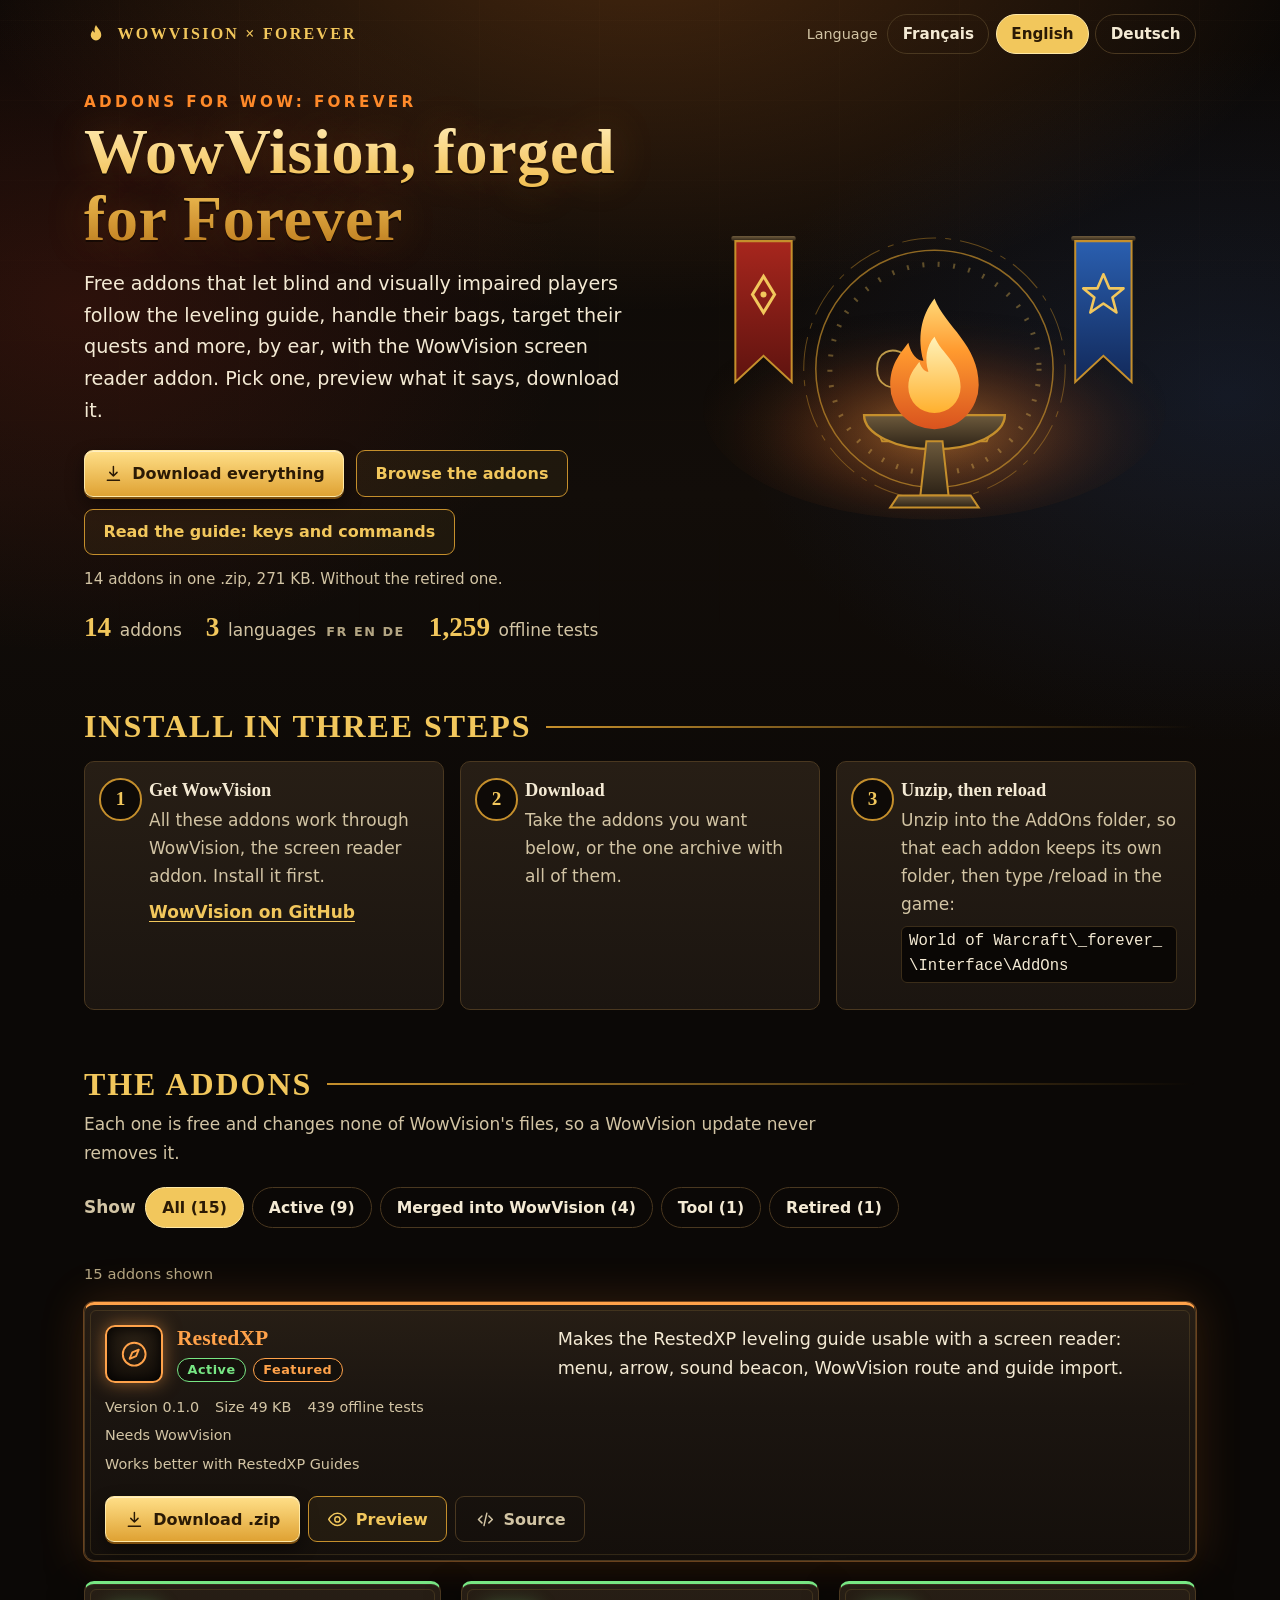
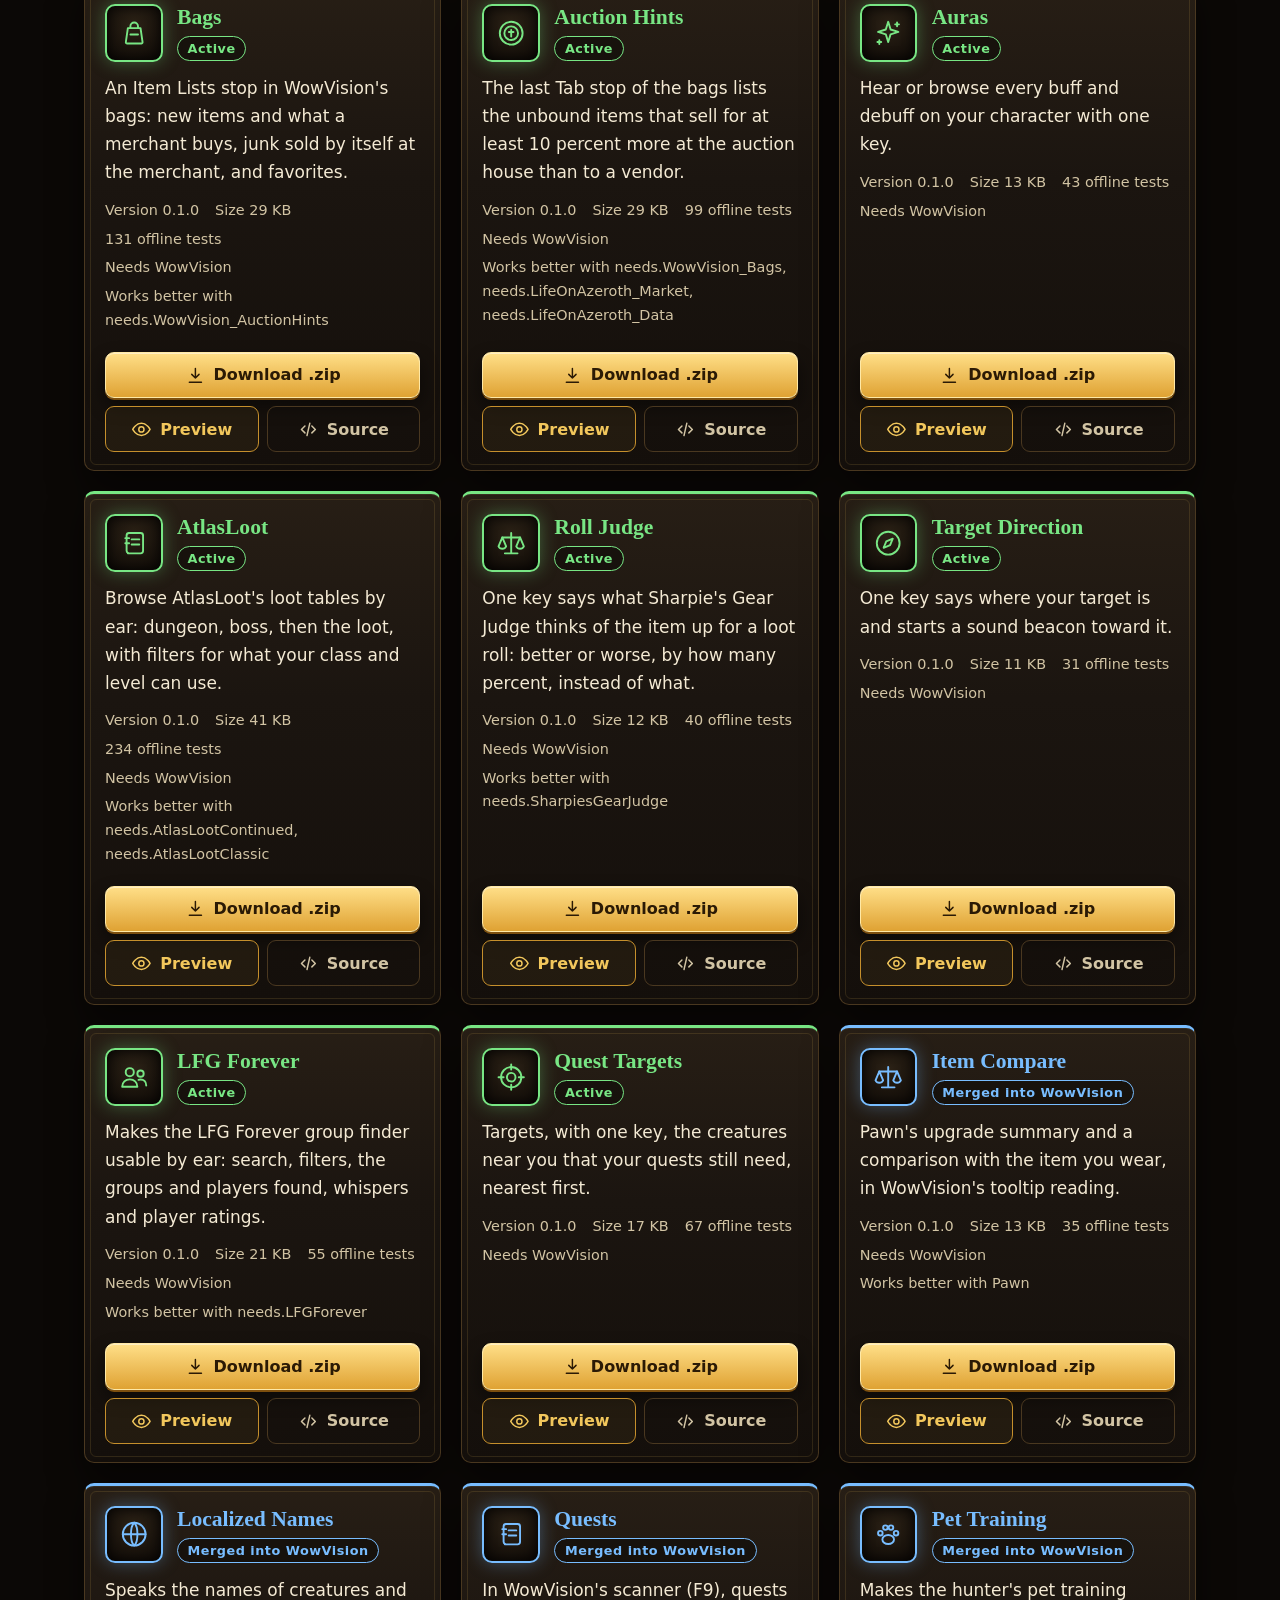
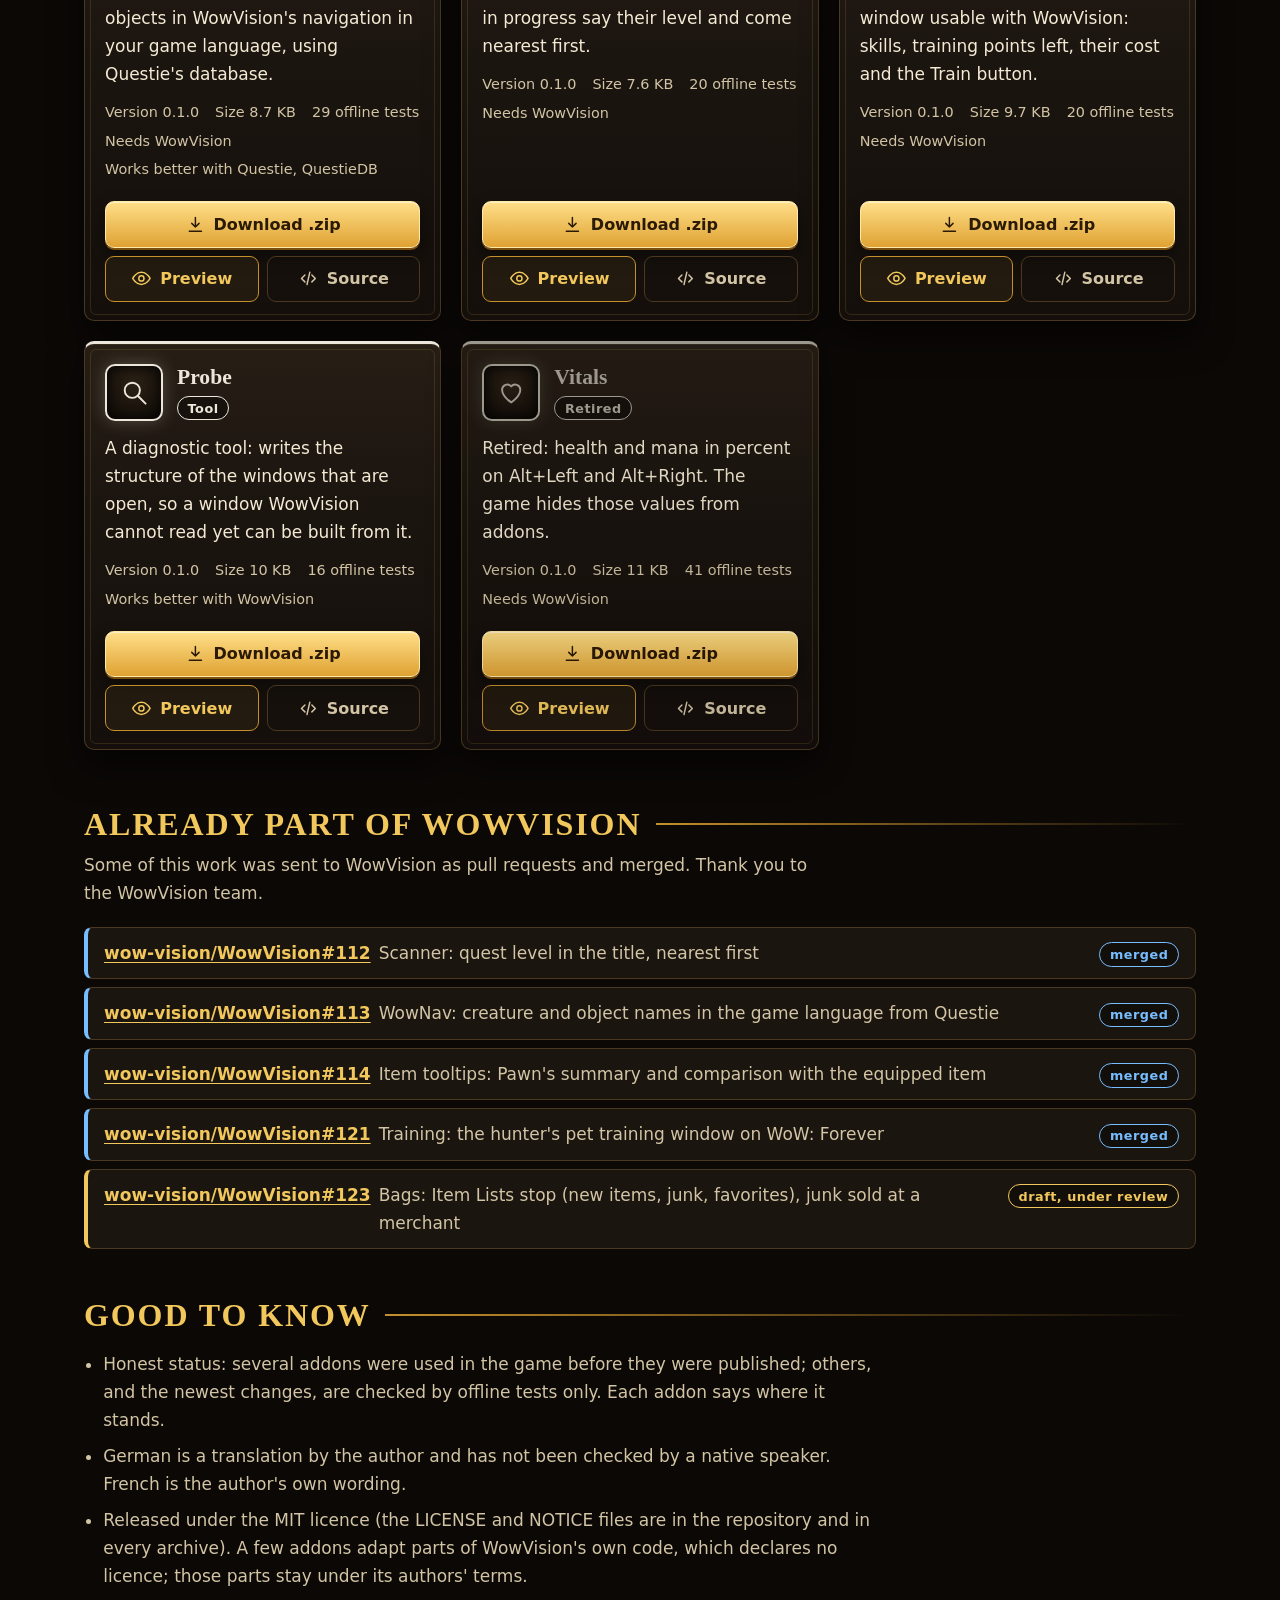
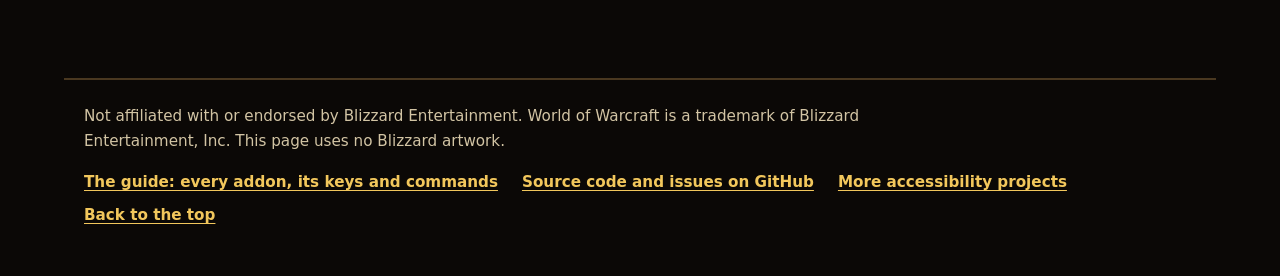
<file: docs/index.html>
<!doctype html>
<html lang="en">
<head>
<meta charset="utf-8">
<meta name="viewport" content="width=device-width, initial-scale=1">
<title>WowVision addons for WoW: Forever</title>
<meta name="description" content="Free addons for blind and visually impaired players of World of Warcraft: Forever, made to work with the WowVision screen reader addon. Download, preview and hear what each one says. In English, French and German.">
<link rel="canonical" href="https://zenqfr.github.io/wowvision-addons/">
<meta name="robots" content="index, follow">
<meta name="color-scheme" content="dark">
<meta name="theme-color" content="#0b0806">
<link rel="icon" href="data:image/svg+xml,%3Csvg xmlns='http://www.w3.org/2000/svg' viewBox='0 0 64 64'%3E%3Crect width='64' height='64' rx='14' fill='%230b0806'/%3E%3Cpath d='M32 8c4 9 14 14 14 27a14 14 0 0 1-28 0c0-6 3-9 6-13 1 4 3 6 5 6-2-7-1-14 3-20z' fill='%23f2c75c'/%3E%3Cpath d='M32 30c2 5 7 7 7 13a7 7 0 0 1-14 0c0-4 3-6 4-9 1 2 2 3 3 3z' fill='%23ff8a2a'/%3E%3C/svg%3E">
<meta property="og:type" content="website">
<meta property="og:title" content="WowVision addons for WoW: Forever">
<meta property="og:description" content="Free addons for blind and visually impaired players of World of Warcraft: Forever, made for the WowVision screen reader addon.">
<meta property="og:url" content="https://zenqfr.github.io/wowvision-addons/">
<meta property="og:locale" content="en_US">
<meta property="og:locale:alternate" content="fr_FR">
<meta property="og:locale:alternate" content="de_DE">
<meta name="twitter:card" content="summary">
<link rel="stylesheet" href="css/style.css">
</head>
<body>

<!-- the icons, drawn for this page (no game artwork) -->
<svg width="0" height="0" style="position:absolute" aria-hidden="true" focusable="false">
  <defs>
    <symbol id="i-compass" viewBox="0 0 24 24"><circle cx="12" cy="12" r="9"/><path d="M15.6 8.4l-2.1 5.1-5.1 2.1 2.1-5.1z"/></symbol>
    <symbol id="i-bag" viewBox="0 0 24 24"><path d="M7 8h10l1.6 11a1 1 0 0 1-1 1.1H6.4a1 1 0 0 1-1-1.1z"/><path d="M9 8V6.6a3 3 0 0 1 6 0V8"/><path d="M9 13h6"/></symbol>
    <symbol id="i-target" viewBox="0 0 24 24"><circle cx="12" cy="12" r="8"/><circle cx="12" cy="12" r="3.4"/><path d="M12 2v4M12 18v4M2 12h4M18 12h4"/></symbol>
    <symbol id="i-scales" viewBox="0 0 24 24"><path d="M12 4v16M7 20h10M5 7.5h14"/><path d="M5 7.5l-3 7a3.3 3.3 0 0 0 6 0zM19 7.5l-3 7a3.3 3.3 0 0 0 6 0z"/></symbol>
    <symbol id="i-globe" viewBox="0 0 24 24"><circle cx="12" cy="12" r="9"/><path d="M3 12h18M12 3c3.4 3.2 3.4 14.8 0 18M12 3c-3.4 3.2-3.4 14.8 0 18"/></symbol>
    <symbol id="i-scroll" viewBox="0 0 24 24"><path d="M8 4h9a2 2 0 0 1 2 2v12a2 2 0 0 1-2 2H7"/><path d="M8 4a2 2 0 0 0-2 2v12a2 2 0 0 0 1 1.7"/><path d="M5 8h3M5 12h3M10 9h6M10 13h6"/></symbol>
    <symbol id="i-paw" viewBox="0 0 24 24"><ellipse cx="12" cy="16.2" rx="4.6" ry="3.6"/><circle cx="5.8" cy="11.2" r="1.8"/><circle cx="9.8" cy="6.8" r="1.8"/><circle cx="14.2" cy="6.8" r="1.8"/><circle cx="18.2" cy="11.2" r="1.8"/></symbol>
    <symbol id="i-lens" viewBox="0 0 24 24"><circle cx="10.5" cy="10.5" r="6"/><path d="M15 15l6 6"/></symbol>
    <symbol id="i-heart" viewBox="0 0 24 24"><path d="M12 20s-7.2-4.5-7.2-10.2A4.1 4.1 0 0 1 12 7.4a4.1 4.1 0 0 1 7.2 2.4C19.2 15.5 12 20 12 20z"/></symbol>
    <symbol id="i-download" viewBox="0 0 24 24"><path d="M12 4v11m0 0l-4.2-4.2M12 15l4.2-4.2M5 20h14"/></symbol>
    <symbol id="i-eye" viewBox="0 0 24 24"><path d="M2 12s3.8-7 10-7 10 7 10 7-3.8 7-10 7S2 12 2 12z"/><circle cx="12" cy="12" r="3"/></symbol>
    <symbol id="i-speaker" viewBox="0 0 24 24"><path d="M4 9.5v5h3.8L13 19V5L7.8 9.5z"/><path d="M16 9.2a4 4 0 0 1 0 5.6M18.6 6.6a7.8 7.8 0 0 1 0 10.8"/></symbol>
    <symbol id="i-code" viewBox="0 0 24 24"><path d="M8 8l-4 4 4 4M16 8l4 4-4 4M13.6 5l-3.2 14"/></symbol>
    <symbol id="i-stop" viewBox="0 0 24 24"><rect x="6" y="6" width="12" height="12" rx="1.5"/></symbol>
    <symbol id="i-close" viewBox="0 0 24 24"><path d="M6 6l12 12M18 6L6 18"/></symbol>
    <symbol id="i-arrow-up" viewBox="0 0 24 24"><path d="M12 19V5m0 0l-5 5m5-5l5 5"/></symbol>
    <symbol id="i-coin" viewBox="0 0 24 24"><circle cx="12" cy="12" r="9"/><circle cx="12" cy="12" r="5.4"/><path d="M12 9.4v5.2M10.2 11h3.6"/></symbol>
    <symbol id="i-people" viewBox="0 0 24 24"><circle cx="8.5" cy="8" r="3.2"/><circle cx="17" cy="9.2" r="2.5"/><path d="M2.5 19.5c0-3.5 2.6-5.8 6-5.8s6 2.3 6 5.8z"/><path d="M15.4 14.1c.5-.2 1-.3 1.6-.3 2.5 0 4.5 1.7 4.5 4.7"/></symbol>
    <symbol id="i-spark" viewBox="0 0 24 24"><path d="M12 3l1.9 6.1L20 11l-6.1 1.9L12 19l-1.9-6.1L4 11l6.1-1.9z"/><path d="M19 3.5v3M17.5 5h3M5 17.5v3M3.5 19h3"/></symbol>
  </defs>
</svg>

<a class="skip" href="#addons" data-i18n="skip">Skip to the addons</a>

<header class="topbar">
  <p class="brand" aria-hidden="true"><svg class="brand-flame" viewBox="0 0 64 64"><path d="M32 8c4 9 14 14 14 27a14 14 0 0 1-28 0c0-6 3-9 6-13 1 4 3 6 5 6-2-7-1-14 3-20z"/></svg><span>WowVision &times; Forever</span></p>
  <div class="langs" role="group" aria-labelledby="lang-label">
    <span id="lang-label" class="langs-label" data-i18n="lang.label">Language</span>
    <button type="button" class="lang-btn" data-lang="fr" lang="fr" aria-pressed="false">Français</button>
    <button type="button" class="lang-btn" data-lang="en" lang="en" aria-pressed="true">English</button>
    <button type="button" class="lang-btn" data-lang="de" lang="de" aria-pressed="false">Deutsch</button>
  </div>
</header>

<main id="main">

  <section class="hero" aria-labelledby="hero-title">
    <div class="hero-art" aria-hidden="true">
      <svg viewBox="0 0 520 300" class="hero-svg" focusable="false">
        <defs>
          <radialGradient id="glow" cx="50%" cy="60%" r="55%">
            <stop offset="0" stop-color="#ff9a3c" stop-opacity=".55"/>
            <stop offset=".55" stop-color="#c0561a" stop-opacity=".18"/>
            <stop offset="1" stop-color="#0b0806" stop-opacity="0"/>
          </radialGradient>
          <linearGradient id="flameOuter" x1="0" y1="1" x2="0" y2="0">
            <stop offset="0" stop-color="#d9531e"/><stop offset=".6" stop-color="#ff9a2f"/><stop offset="1" stop-color="#ffd978"/>
          </linearGradient>
          <linearGradient id="flameInner" x1="0" y1="1" x2="0" y2="0">
            <stop offset="0" stop-color="#ffb02e"/><stop offset="1" stop-color="#fff2b8"/>
          </linearGradient>
          <linearGradient id="metal" x1="0" y1="0" x2="0" y2="1">
            <stop offset="0" stop-color="#6d5a3c"/><stop offset="1" stop-color="#2c2216"/>
          </linearGradient>
          <linearGradient id="bannerRed" x1="0" y1="0" x2="0" y2="1"><stop offset="0" stop-color="#a7261d"/><stop offset="1" stop-color="#5e130f"/></linearGradient>
          <linearGradient id="bannerBlue" x1="0" y1="0" x2="0" y2="1"><stop offset="0" stop-color="#2a5fb0"/><stop offset="1" stop-color="#12295a"/></linearGradient>
        </defs>
        <ellipse cx="260" cy="190" rx="230" ry="110" fill="url(#glow)" class="breath"/>
        <!-- rune ring: the forever -->
        <g transform="translate(260 150)">
          <g class="rune-ring">
            <circle r="118" fill="none" stroke="#c58f2c" stroke-width="1.5" stroke-opacity=".7"/>
            <circle r="104" fill="none" stroke="#f2c75c" stroke-width="5" stroke-opacity=".35" stroke-dasharray="2 13.4"/>
            <circle r="130" fill="none" stroke="#c58f2c" stroke-width="1" stroke-opacity=".45" stroke-dasharray="34 9 6 9"/>
          </g>
          <!-- the lemniscate, the sign of forever, stands still inside the turning ring -->
          <path d="M-92 0c0-26 22-38 46-22l46 44c24 16 46 4 46-22s-22-38-46-22l-46 44c-24 16-46 4-46-22z" fill="none" stroke="#f2c75c" stroke-width="3" stroke-opacity=".75" stroke-linecap="round" transform="scale(.62 .62)"/>
        </g>
        <!-- banners -->
        <g transform="translate(60 18)">
          <rect x="-2" y="0" width="64" height="5" rx="2" fill="url(#metal)"/>
          <path d="M2 5h56v140l-28-26-28 26z" fill="url(#bannerRed)" stroke="#c58f2c" stroke-width="2"/>
          <path d="M30 40l11 18-11 18-11-18z" fill="none" stroke="#f2c75c" stroke-width="3"/>
          <circle cx="30" cy="58" r="3" fill="#f2c75c"/>
        </g>
        <g transform="translate(398 18)">
          <rect x="-2" y="0" width="64" height="5" rx="2" fill="url(#metal)"/>
          <path d="M2 5h56v140l-28-26-28 26z" fill="url(#bannerBlue)" stroke="#c58f2c" stroke-width="2"/>
          <path d="M30 38l6 14h14l-11 9 4 15-13-9-13 9 4-15-11-9h14z" fill="none" stroke="#f2c75c" stroke-width="2.6" stroke-linejoin="round"/>
        </g>
        <!-- brazier -->
        <g transform="translate(260 0)">
          <path d="M-62 196h124l-10 26h-104z" fill="url(#metal)" stroke="#c58f2c" stroke-width="2"/>
          <path d="M-70 196a70 34 0 0 0 140 0z" fill="url(#metal)" stroke="#c58f2c" stroke-width="2.4"/>
          <path d="M-8 222h16l6 54h-28z" fill="url(#metal)" stroke="#c58f2c" stroke-width="2"/>
          <path d="M-44 288h88l-8-12h-72z" fill="url(#metal)" stroke="#c58f2c" stroke-width="2"/>
          <g class="flame">
            <path d="M0 80c11 28 44 46 44 86a44 44 0 0 1-88 0c0-20 9-30 18-42 3 12 9 18 15 18-6-22-3-44 11-62z" fill="url(#flameOuter)"/>
            <path d="M0 118c7 17 26 26 26 50a26 26 0 0 1-52 0c0-12 6-18 11-25 2 7 6 10 9 10-4-13-2-26 6-35z" fill="url(#flameInner)" class="flame-inner"/>
          </g>
        </g>
        <!-- embers -->
        <g class="embers" fill="#ffb347">
          <circle class="e e1" cx="236" cy="130" r="2"/><circle class="e e2" cx="284" cy="120" r="1.6"/><circle class="e e3" cx="256" cy="100" r="2.2"/>
          <circle class="e e4" cx="300" cy="140" r="1.4"/><circle class="e e5" cx="222" cy="150" r="1.6"/><circle class="e e6" cx="272" cy="90" r="1.3"/>
        </g>
      </svg>
    </div>

    <div class="hero-text">
      <p class="eyebrow" data-i18n="hero.eyebrow">Addons for WoW: Forever</p>
      <h1 id="hero-title" data-i18n="hero.title">WowVision, forged for Forever</h1>
      <p class="lead" data-i18n="hero.lead">Free addons that let blind and visually impaired players follow the leveling guide, handle their bags, target their quests and more, by ear, with the WowVision screen reader addon. Pick one, preview what it says, download it.</p>
      <p class="cta">
        <a class="btn btn-gold" id="download-all" href="downloads/wowvision-forever-addons.zip" download>
          <svg class="icon" aria-hidden="true"><use href="#i-download"/></svg><span data-i18n="hero.all">Download everything</span>
        </a>
        <a class="btn btn-ghost" href="#addons"><span data-i18n="hero.browse">Browse the addons</span></a>
        <a class="btn btn-ghost" id="guide-btn" href="guide.html"><span data-i18n="hero.guide">Read the guide: keys and commands</span></a>
      </p>
      <p class="fine" id="all-note"></p>
      <ul class="stats" aria-label="WowVision addons in numbers">
        <li><strong id="stat-addons">9</strong> <span data-i18n="stats.addons">addons</span></li>
        <li><strong>3</strong> <span data-i18n="stats.langs">languages</span> <span class="stat-langs" aria-hidden="true">FR&nbsp;EN&nbsp;DE</span></li>
        <li><strong id="stat-tests">775</strong> <span data-i18n="stats.tests">offline tests</span></li>
      </ul>
    </div>
  </section>

  <section class="install" aria-labelledby="install-title">
    <h2 id="install-title" class="h2" data-i18n="install.title">Install in three steps</h2>
    <ol class="steps">
      <li>
        <h3 data-i18n="install.1.title">Get WowVision</h3>
        <p data-i18n="install.1.text">All these addons work through WowVision, the screen reader addon. Install it first.</p>
        <p><a class="link" id="wowvision-link" href="https://github.com/wow-vision/WowVision"><span data-i18n="install.1.link">WowVision on GitHub</span></a></p>
      </li>
      <li>
        <h3 data-i18n="install.2.title">Download</h3>
        <p data-i18n="install.2.text">Take the addons you want below, or the one archive with all of them.</p>
      </li>
      <li>
        <h3 data-i18n="install.3.title">Unzip, then reload</h3>
        <p data-i18n="install.3.text">Unzip into the AddOns folder, so that each addon keeps its own folder, then type /reload in the game:</p>
        <p><code class="path" data-i18n="install.3.path">World of Warcraft\_forever_\Interface\AddOns</code></p>
      </li>
    </ol>
  </section>

  <section class="addons" id="addons" aria-labelledby="addons-title" tabindex="-1">
    <h2 id="addons-title" class="h2" data-i18n="addons.title">The addons</h2>
    <p class="intro" data-i18n="addons.intro">Each one is free and changes none of WowVision's files, so a WowVision update never removes it.</p>

    <div class="filters" role="group" aria-labelledby="filter-label">
      <span id="filter-label" class="filters-label" data-i18n="filter.label">Show</span>
      <div class="filter-buttons" id="filter-buttons"></div>
    </div>
    <p class="filter-help" id="filter-help"></p>
    <p class="count" id="count" role="status" aria-live="polite"></p>

    <ul class="grid" id="grid" role="list"></ul>

    <noscript>
      <p class="fine"><span data-i18n="noscript">This page needs JavaScript to filter and preview. The downloads work without it:</span></p>
      <ul class="plain">
        <li><a href="downloads/wowvision-forever-addons.zip">wowvision-forever-addons.zip</a></li>
        <li><a href="downloads/WowVision_RestedXP.zip">WowVision_RestedXP.zip</a></li>
        <li><a href="downloads/WowVision_Bags.zip">WowVision_Bags.zip</a></li>
        <li><a href="downloads/WowVision_QuestTargets.zip">WowVision_QuestTargets.zip</a></li>
        <li><a href="downloads/WowVision_ItemCompare.zip">WowVision_ItemCompare.zip</a></li>
        <li><a href="downloads/WowVision_LocalizedNames.zip">WowVision_LocalizedNames.zip</a></li>
        <li><a href="downloads/WowVision_Quests.zip">WowVision_Quests.zip</a></li>
        <li><a href="downloads/WowVision_PetTraining.zip">WowVision_PetTraining.zip</a></li>
        <li><a href="downloads/WowVision_Probe.zip">WowVision_Probe.zip</a></li>
        <li><a href="downloads/WowVision_AtlasLoot.zip">WowVision_AtlasLoot.zip</a></li>
        <li><a href="downloads/WowVision_RollJudge.zip">WowVision_RollJudge.zip</a></li>
        <li><a href="downloads/WowVision_TargetDirection.zip">WowVision_TargetDirection.zip</a></li>
        <li><a href="downloads/WowVision_AuctionHints.zip">WowVision_AuctionHints.zip</a></li>
        <li><a href="downloads/WowVision_Auras.zip">WowVision_Auras.zip</a></li>
        <li><a href="downloads/WowVision_LFGForever.zip">WowVision_LFGForever.zip</a></li>
        <li><a href="guide.html">guide.html</a></li>
      </ul>
    </noscript>
  </section>

  <section class="upstream" aria-labelledby="upstream-title">
    <h2 id="upstream-title" class="h2" data-i18n="upstream.title">Already part of WowVision</h2>
    <p class="intro" data-i18n="upstream.intro">Some of this work was sent to WowVision as pull requests and merged. Thank you to the WowVision team.</p>
    <ul class="pr-list" id="pr-list" role="list"></ul>
  </section>

  <section class="notes" aria-labelledby="notes-title">
    <h2 id="notes-title" class="h2" data-i18n="notes.title">Good to know</h2>
    <ul class="notes-list">
      <li data-i18n="notes.1">Honest status.</li>
      <li data-i18n="notes.2">German is a translation by the author.</li>
      <li data-i18n="notes.3">No licence has been chosen yet.</li>
    </ul>
  </section>

</main>

<footer class="footer">
  <p data-i18n="footer.disclaimer">Not affiliated with or endorsed by Blizzard Entertainment. World of Warcraft is a trademark of Blizzard Entertainment, Inc. This page uses no Blizzard artwork.</p>
  <ul class="footer-links">
    <li><a class="link" href="guide.html"><span data-i18n="footer.guide">The guide: every addon, its keys and commands</span></a></li>
    <li><a class="link" id="repo-link" href="https://github.com/ZenqFR/wowvision-addons"><span data-i18n="footer.repo">Source code and issues on GitHub</span></a></li>
    <li><a class="link" href="https://zenqfr.github.io/"><span data-i18n="footer.home">More accessibility projects</span></a></li>
    <li><a class="link" href="#main"><span data-i18n="footer.top">Back to the top</span></a></li>
  </ul>
</footer>

<dialog id="preview" class="preview" aria-labelledby="preview-title">
  <div class="preview-head">
    <div class="preview-icon" id="preview-icon" aria-hidden="true"></div>
    <div class="preview-titles">
      <h2 id="preview-title" class="preview-title"></h2>
      <p class="preview-badge" id="preview-badge"></p>
    </div>
    <button type="button" class="btn btn-ghost btn-close" id="preview-close">
      <svg class="icon" aria-hidden="true"><use href="#i-close"/></svg><span data-i18n="dialog.close">Close</span>
    </button>
  </div>
  <div class="preview-body" id="preview-body"></div>
</dialog>

<div id="toast" class="toast" role="status" aria-live="polite"></div>
<div id="announce" class="sr-only" role="status" aria-live="polite"></div>

<script src="js/i18n.js"></script>
<script src="js/data.js"></script>
<script src="js/app.js"></script>
</body>
</html>
</file>
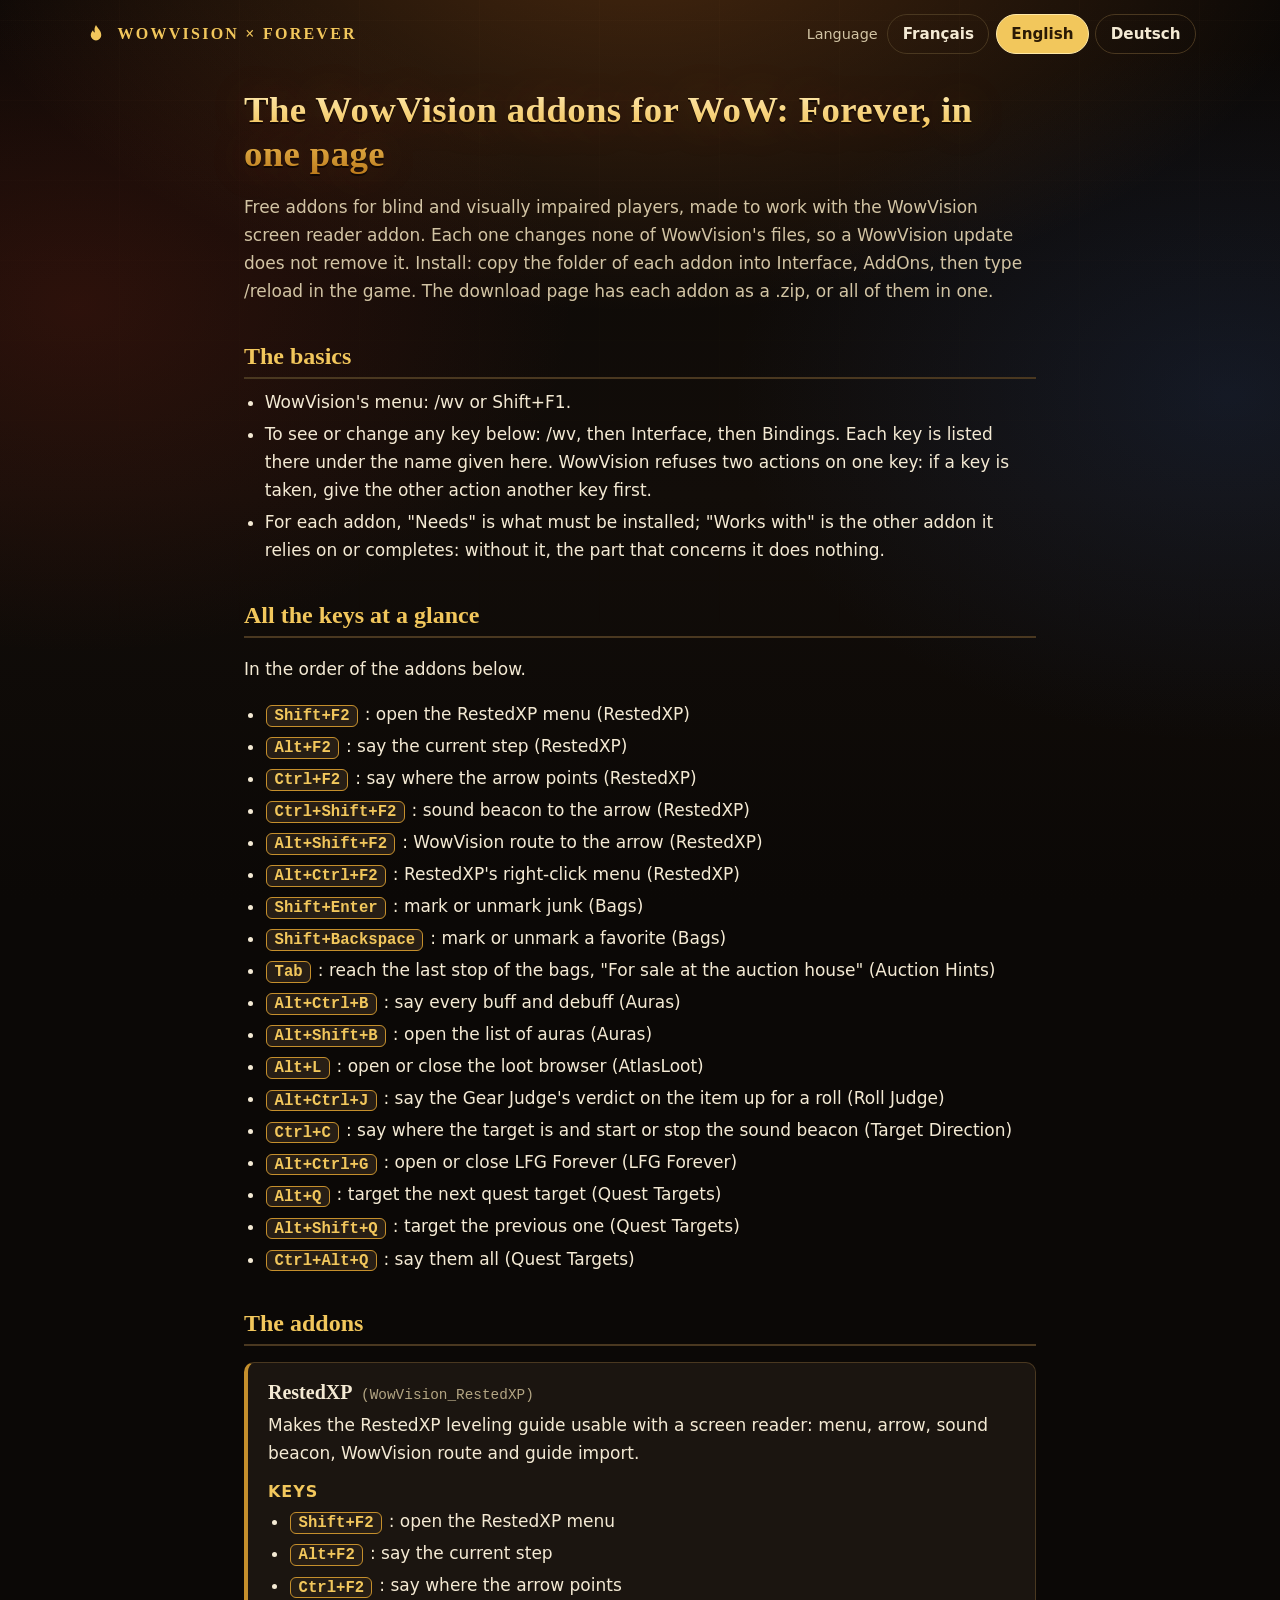
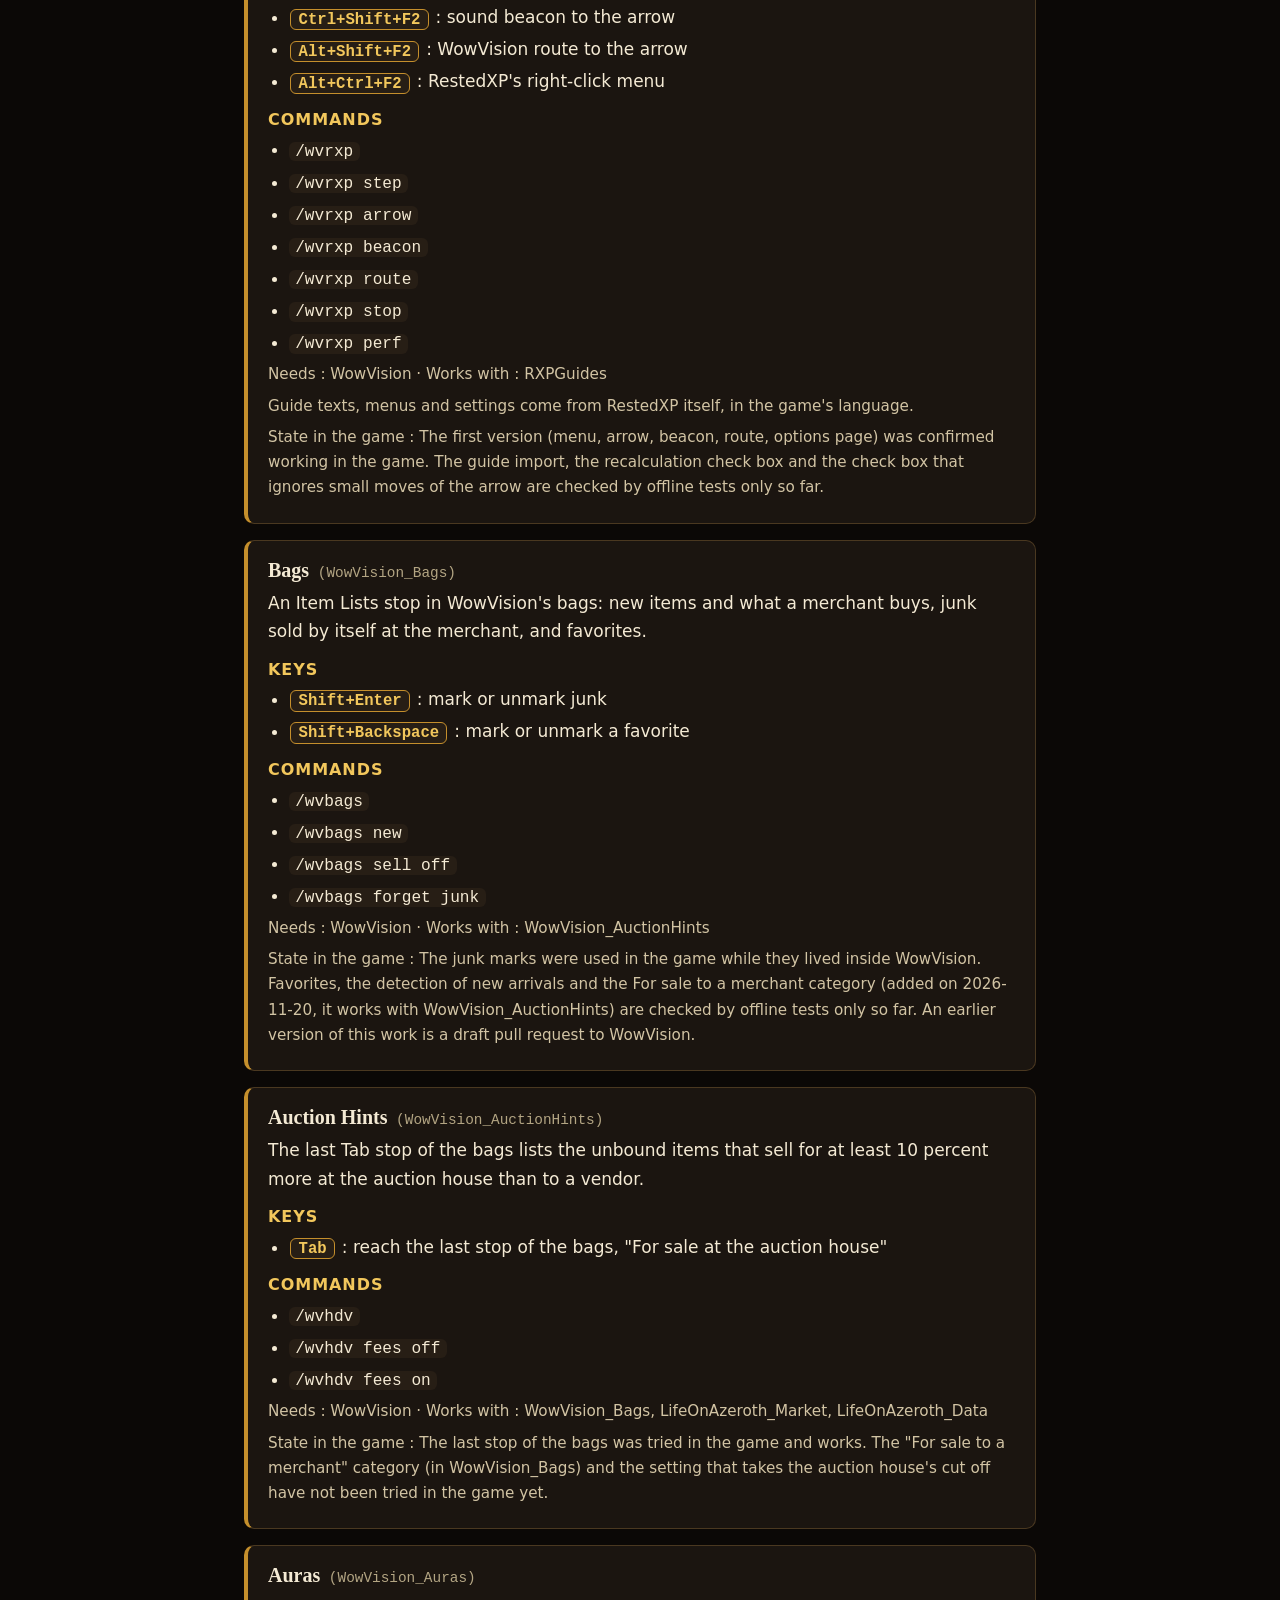
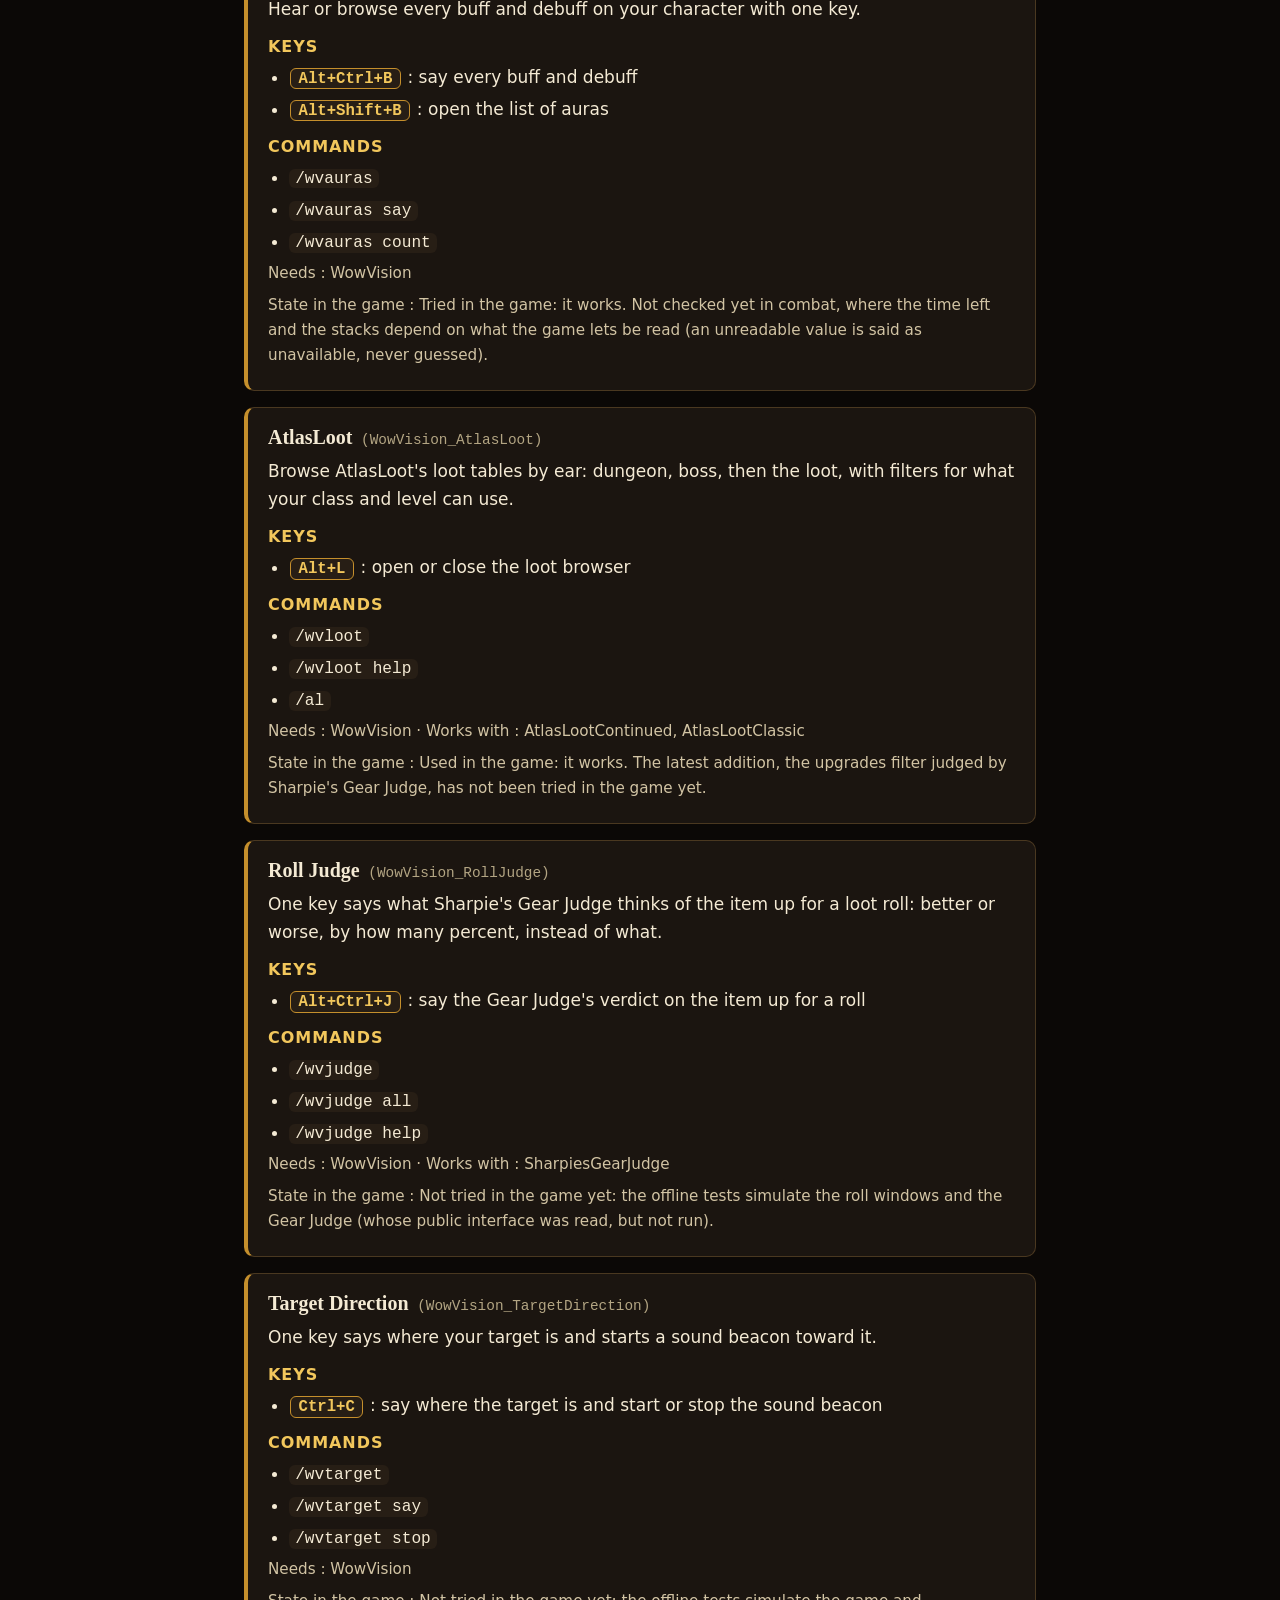
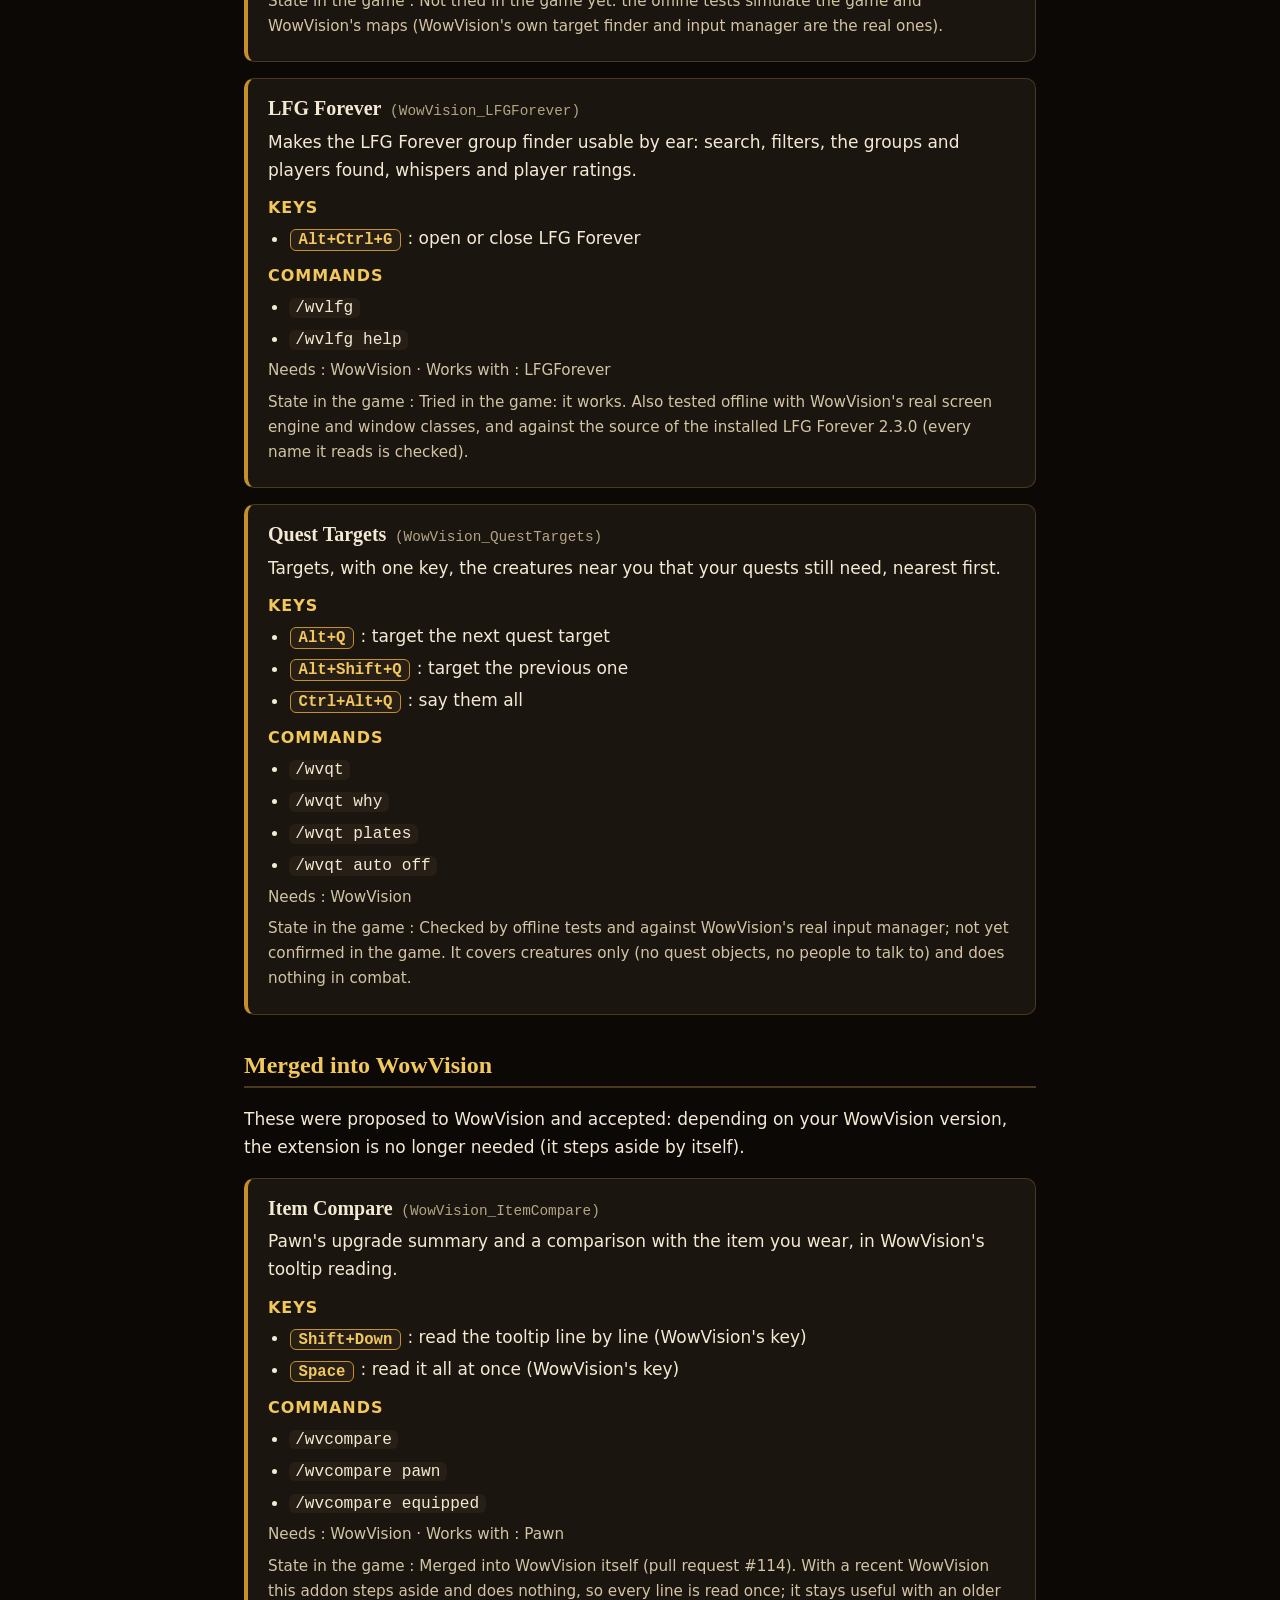
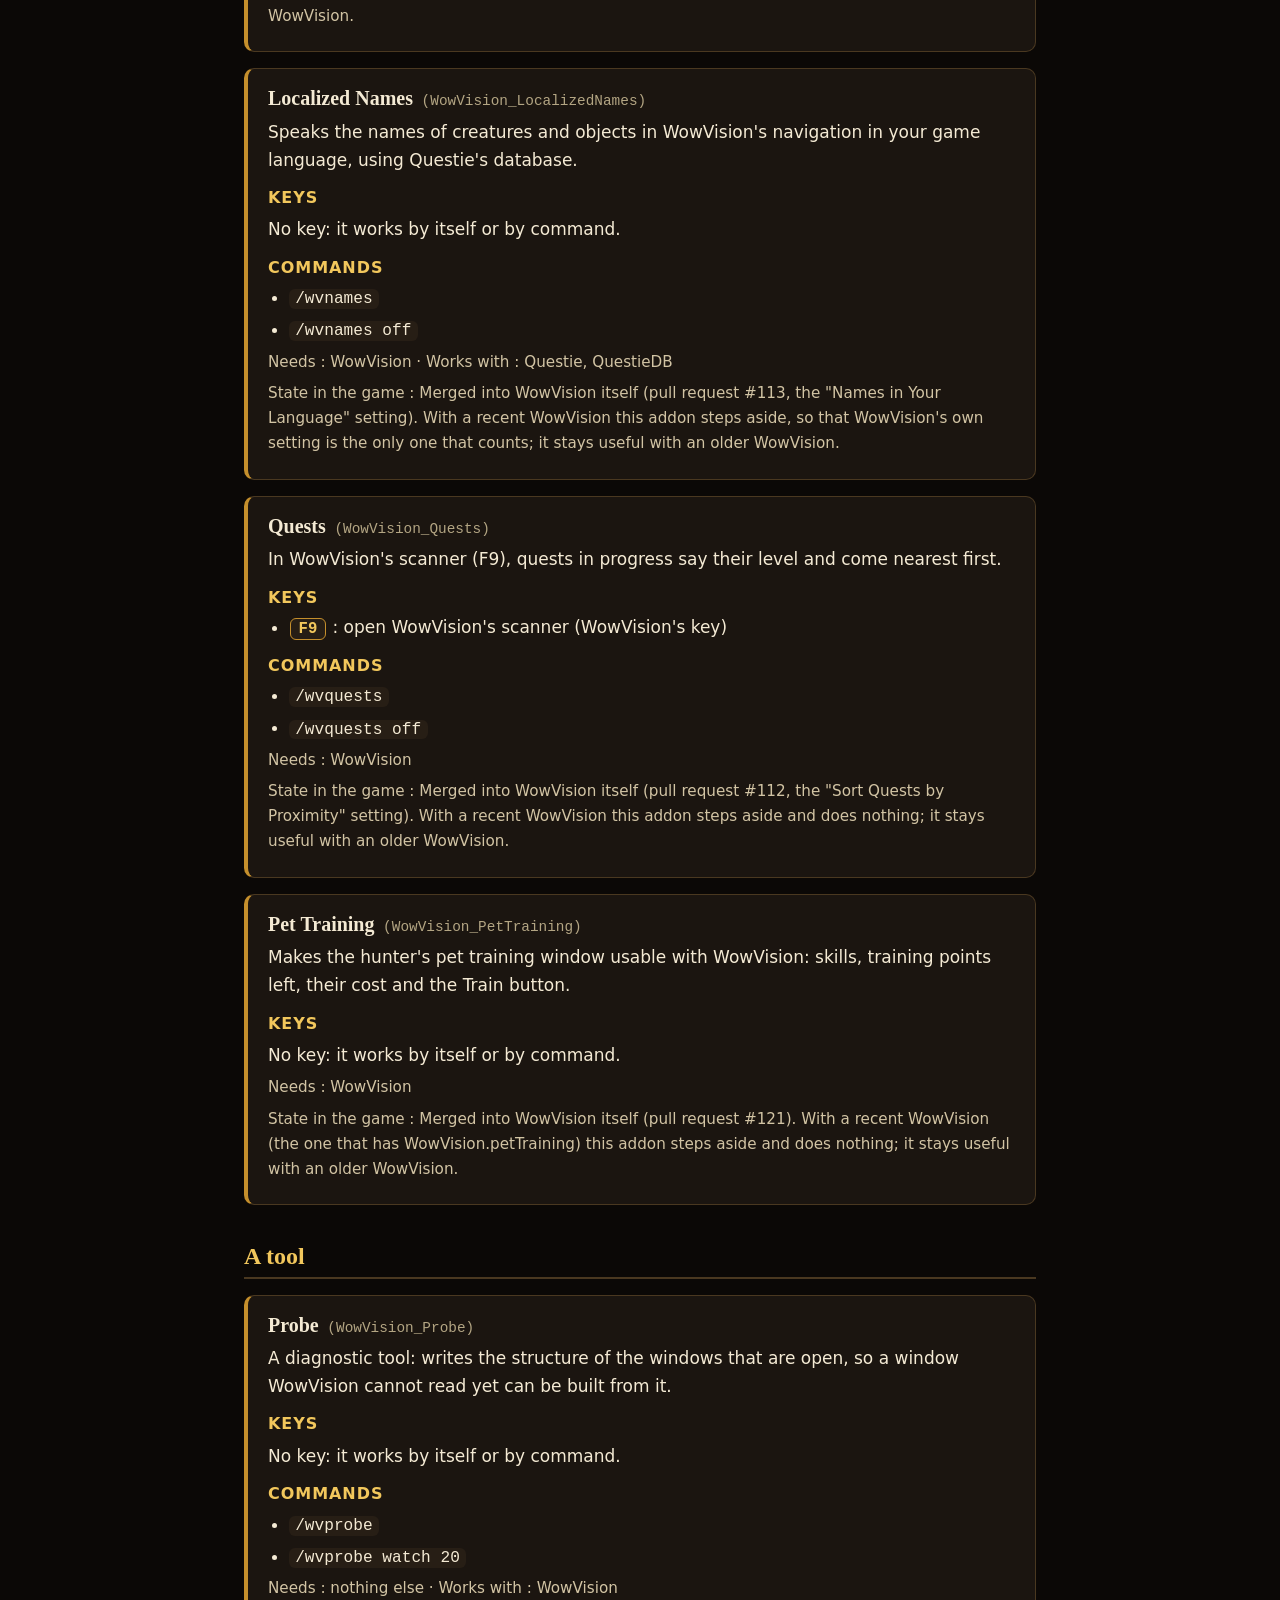
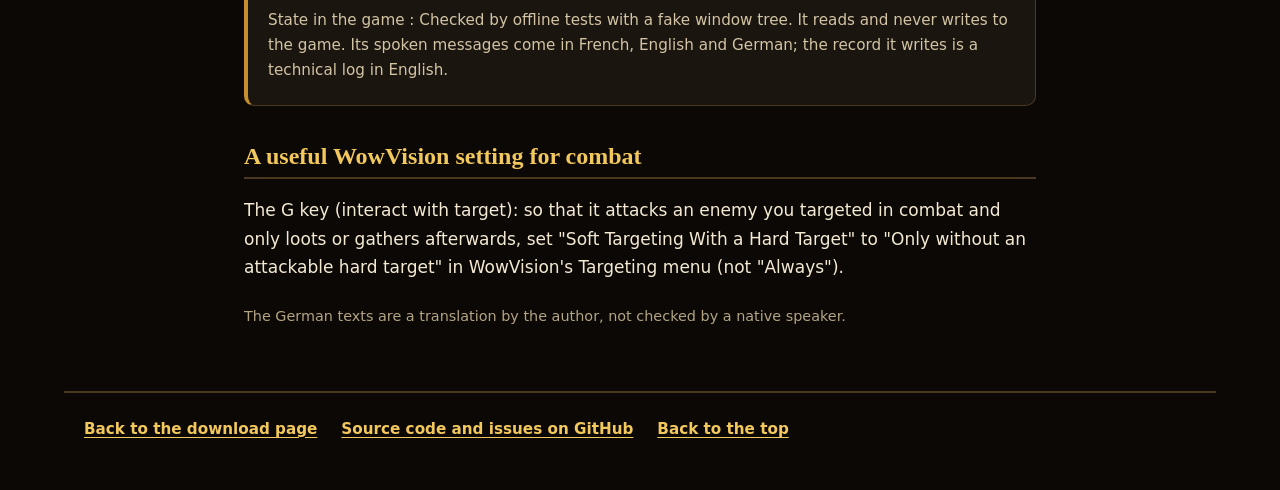
<file: docs/guide.html>
<!doctype html>
<html lang="en">
<head>
<meta charset="utf-8">
<meta name="viewport" content="width=device-width, initial-scale=1">
<title>WowVision addons: the guide</title>
<meta name="description" content="All the WowVision addons for WoW: Forever in one page: what each one does, its keys and its commands.">
<link rel="canonical" href="https://zenqfr.github.io/wowvision-addons/guide.html">
<meta name="robots" content="index, follow">
<meta name="color-scheme" content="dark">
<meta name="theme-color" content="#0b0806">
<link rel="icon" href="data:image/svg+xml,%3Csvg xmlns='http://www.w3.org/2000/svg' viewBox='0 0 64 64'%3E%3Crect width='64' height='64' rx='14' fill='%230b0806'/%3E%3Cpath d='M32 8c4 9 14 14 14 27a14 14 0 0 1-28 0c0-6 3-9 6-13 1 4 3 6 5 6-2-7-1-14 3-20z' fill='%23f2c75c'/%3E%3C/svg%3E">
<link rel="stylesheet" href="css/style.css">
</head>
<body class="guide-page">

<a class="skip" href="#guide" id="skip">Skip to the guide</a>

<header class="topbar">
  <p class="brand"><svg class="brand-flame" viewBox="0 0 64 64" aria-hidden="true"><path d="M32 8c4 9 14 14 14 27a14 14 0 0 1-28 0c0-6 3-9 6-13 1 4 3 6 5 6-2-7-1-14 3-20z"/></svg><a class="link" href="index.html" id="home-link">WowVision &times; Forever</a></p>
  <div class="langs" role="group" aria-labelledby="lang-label">
    <span id="lang-label" class="langs-label">Language</span>
    <button type="button" class="lang-btn" data-lang="fr" lang="fr" aria-pressed="false">Français</button>
    <button type="button" class="lang-btn" data-lang="en" lang="en" aria-pressed="true">English</button>
    <button type="button" class="lang-btn" data-lang="de" lang="de" aria-pressed="false">Deutsch</button>
  </div>
</header>

<main id="guide" class="guide">
  <noscript><p>This page needs JavaScript to show the guide. The same texts are in each addon's README on GitHub: <a href="https://github.com/ZenqFR/wowvision-addons">github.com/ZenqFR/wowvision-addons</a>.</p></noscript>
</main>

<footer class="footer">
  <ul class="footer-links">
    <li><a class="link" id="back-link" href="index.html">Back to the download page</a></li>
    <li><a class="link" id="repo-link" href="https://github.com/ZenqFR/wowvision-addons">Source code and issues on GitHub</a></li>
    <li><a class="link" href="#guide" id="top-link">Back to the top</a></li>
  </ul>
</footer>

<p class="sr-only" id="announce" role="status" aria-live="polite"></p>

<script src="js/data.js"></script>
<script src="js/guide.js"></script>
</body>
</html>
</file>
<file: docs/css/style.css>
/* WowVision addons for WoW: Forever.
   A forge at night: dark stone, a brazier that never goes out, gold trim, parchment-dark panels. Drawn from scratch, no game
   artwork. System fonts only (no request leaves the page). Every text/background pair is meant to pass WCAG AA; the focus
   ring is thick and blue so it shows on dark stone and on gold. */

:root {
  --bg: #0b0806;
  --bg-2: #14100b;
  --panel: #1b1510;
  --panel-2: #271e15;
  --stone-line: #4a3820;
  --gold: #f2c75c;
  --gold-2: #c58f2c;
  --gold-ink: #2b1a05;
  --ink: #f4ead4;
  --ink-dim: #d2c4a4;
  --ink-faint: #b3a583;
  --ember: #ff8a2a;
  --focus: #8fd0ff;

  --r-legendary: #ffa24a;
  --r-uncommon: #78e684;
  --r-rare: #78bdff;
  --r-common: #ece7da;
  --r-poor: #aaa59b;

  --serif: "Palatino Linotype", "Book Antiqua", Palatino, "Iowan Old Style", "URW Palladio L", Georgia, serif;
  --sans: "Segoe UI", system-ui, -apple-system, "Helvetica Neue", Arial, sans-serif;
  --mono: ui-monospace, "Cascadia Mono", Consolas, "SFMono-Regular", Menlo, monospace;
  --radius: 10px;
}

* { box-sizing: border-box; }

html { color-scheme: dark; scroll-behavior: smooth; scroll-padding-top: 1rem; }
html.modal-open { overflow: hidden; }

body {
  margin: 0;
  min-height: 100vh;
  background: var(--bg);
  color: var(--ink);
  font: 1.0625rem/1.65 var(--sans);
  -webkit-font-smoothing: antialiased;
  text-rendering: optimizeLegibility;
}

/* the night around the forge: warm light from above, a red glow on the left, a cold blue one on the right */
body::before {
  content: "";
  position: fixed;
  inset: 0;
  z-index: -2;
  background:
    radial-gradient(1100px 620px at 50% -8%, rgba(255, 138, 42, 0.24), transparent 62%),
    radial-gradient(800px 560px at 6% 34%, rgba(150, 40, 22, 0.22), transparent 62%),
    radial-gradient(800px 560px at 96% 44%, rgba(36, 78, 150, 0.2), transparent 62%),
    linear-gradient(#0b0806, #120d09 55%, #0b0806);
}
/* flagstones: faint joints, so the dark is not flat */
body::after {
  content: "";
  position: fixed;
  inset: 0;
  z-index: -1;
  opacity: 0.5;
  background:
    repeating-linear-gradient(0deg, transparent 0 79px, rgba(255, 220, 150, 0.035) 79px 80px),
    repeating-linear-gradient(90deg, transparent 0 119px, rgba(255, 220, 150, 0.03) 119px 120px);
  mask-image: linear-gradient(#000, transparent 85%);
  -webkit-mask-image: linear-gradient(#000, transparent 85%);
}

a { color: var(--gold); text-underline-offset: 0.2em; }
a:hover { color: #ffe29a; }

:focus { outline: none; }
:focus-visible { outline: 3px solid var(--focus); outline-offset: 3px; border-radius: 6px; }

.sr-only { position: absolute; width: 1px; height: 1px; margin: -1px; padding: 0; overflow: hidden; clip: rect(0 0 0 0); white-space: nowrap; border: 0; }

.skip {
  position: absolute; left: 0.75rem; top: -4rem; z-index: 50;
  background: var(--gold); color: var(--gold-ink); font-weight: 700;
  padding: 0.7rem 1rem; border-radius: 0 0 8px 8px; text-decoration: none;
}
.skip:focus { top: 0; }

/* ------------------------------------------------------------ top bar */

.topbar {
  display: flex; flex-wrap: wrap; align-items: center; justify-content: space-between; gap: 0.75rem;
  max-width: 72rem; margin: 0 auto; padding: 0.9rem 1.25rem;
}
.brand { display: flex; align-items: center; gap: 0.6rem; margin: 0; font: 700 1rem/1 var(--serif); letter-spacing: 0.14em; text-transform: uppercase; color: var(--gold); }
.brand-flame { width: 1.5rem; height: 1.5rem; fill: var(--gold); }

.langs { display: flex; flex-wrap: wrap; align-items: center; gap: 0.4rem; }
.langs-label { font-size: 0.9rem; color: var(--ink-dim); margin-right: 0.2rem; }
.lang-btn {
  min-height: 2.5rem; padding: 0.35rem 0.9rem; border-radius: 999px; cursor: pointer;
  background: transparent; color: var(--ink); font: 600 0.95rem var(--sans);
  border: 1.5px solid var(--stone-line);
}
.lang-btn:hover { border-color: var(--gold-2); }
.lang-btn[aria-pressed="true"] { background: var(--gold); color: var(--gold-ink); border-color: #ffe9a6; }

/* --------------------------------------------------------------- hero */

main { max-width: 72rem; margin: 0 auto; padding: 0 1.25rem 3rem; }

.hero {
  display: grid; grid-template-columns: minmax(0, 1.05fr) minmax(0, 1fr); align-items: center; gap: 1.5rem 2.5rem;
  padding: 1.5rem 0 3rem;
}
.hero-art { order: 2; }
.hero-text { order: 1; }
.hero-svg { display: block; width: 100%; height: auto; max-height: 26rem; overflow: visible; }

.eyebrow { margin: 0 0 0.5rem; font: 700 0.95rem/1.2 var(--sans); letter-spacing: 0.22em; text-transform: uppercase; color: var(--ember); }
h1 {
  margin: 0 0 1rem;
  font: 800 clamp(2.3rem, 5.6vw, 4rem)/1.04 var(--serif);
  letter-spacing: 0.01em;
  color: var(--gold);
  background: linear-gradient(180deg, #fff1bd 0%, #f2c75c 48%, #b97a1d 100%);
  -webkit-background-clip: text; background-clip: text; -webkit-text-fill-color: transparent;
  text-shadow: 0 0 40px rgba(255, 138, 42, 0.25);
  filter: drop-shadow(0 2px 0 rgba(0, 0, 0, 0.6));
}
.lead { margin: 0 0 1.5rem; font-size: 1.2rem; color: var(--ink); max-width: 38rem; }
.cta { display: flex; flex-wrap: wrap; gap: 0.75rem; margin: 0 0 0.75rem; }
.fine { margin: 0 0 1.25rem; font-size: 0.95rem; color: var(--ink-dim); }

.stats { display: flex; flex-wrap: wrap; gap: 0.5rem 1.5rem; list-style: none; padding: 0; margin: 0; }
.stats li { color: var(--ink-dim); }
.stats strong { font: 800 1.7rem var(--serif); color: var(--gold); margin-right: 0.2rem; }
.stat-langs { font: 700 0.8rem var(--sans); letter-spacing: 0.12em; color: var(--ink-faint); margin-left: 0.3rem; }

/* the brazier (hero art) */
.breath { animation: breathe 5s ease-in-out infinite; transform-box: fill-box; transform-origin: center; }
.rune-ring { animation: spin 140s linear infinite; transform-box: fill-box; transform-origin: center; }
.flame { transform-box: fill-box; transform-origin: 50% 100%; animation: flicker 2.6s ease-in-out infinite alternate; }
.flame-inner { transform-box: fill-box; transform-origin: 50% 100%; animation: flicker 1.7s ease-in-out infinite alternate-reverse; }
.e { opacity: 0; transform-box: fill-box; animation: rise 5.5s ease-out infinite; }
.e1 { animation-delay: 0s; } .e2 { animation-delay: 1.1s; } .e3 { animation-delay: 2.2s; }
.e4 { animation-delay: 3.1s; } .e5 { animation-delay: 4s; } .e6 { animation-delay: 4.8s; }
@keyframes breathe { 50% { opacity: 0.72; transform: scale(1.04); } }
@keyframes spin { to { transform: rotate(360deg); } }
@keyframes flicker { from { transform: scale(1, 1) skewX(-1.5deg); } 50% { transform: scale(1.03, 1.06) skewX(1deg); } to { transform: scale(0.98, 0.96) skewX(2deg); } }
@keyframes rise { 0% { opacity: 0; transform: translate(0, 0); } 15% { opacity: 1; } 100% { opacity: 0; transform: translate(14px, -140px); } }

/* ------------------------------------------------------------ buttons */

.btn {
  display: inline-flex; align-items: center; justify-content: center; gap: 0.5rem;
  min-height: 2.9rem; padding: 0.55rem 1.15rem; border-radius: 9px; cursor: pointer;
  font: 700 1rem/1.2 var(--sans); text-decoration: none; border: 1.5px solid transparent;
  transition: transform 0.12s ease, filter 0.12s ease, background-color 0.12s ease;
}
.btn:active { transform: translateY(1px); }
.icon { width: 1.3rem; height: 1.3rem; flex: none; fill: none; stroke: currentColor; stroke-width: 1.7; stroke-linecap: round; stroke-linejoin: round; }
.icon-lg { width: 1.9rem; height: 1.9rem; stroke-width: 1.5; }

.btn-gold {
  background: linear-gradient(#ffdf88, #dfa233); color: var(--gold-ink); border-color: #ffe9a6;
  box-shadow: 0 2px 0 #7d4f0e, 0 8px 18px rgba(0, 0, 0, 0.45), inset 0 1px 0 rgba(255, 255, 255, 0.5);
}
.btn-gold:hover { filter: brightness(1.08); color: var(--gold-ink); }
.btn-ghost { background: rgba(242, 199, 92, 0.06); color: var(--gold); border-color: var(--gold-2); }
.btn-ghost:hover { background: rgba(242, 199, 92, 0.16); color: #ffe29a; }
.btn-quiet { background: transparent; color: var(--ink-dim); border-color: var(--stone-line); }
.btn-quiet:hover { color: var(--ink); border-color: var(--gold-2); }

.link { font-weight: 600; }

/* ------------------------------------------------------------ sections */

.h2 {
  margin: 0 0 0.5rem;
  font: 800 clamp(1.5rem, 3vw, 2rem)/1.15 var(--serif);
  letter-spacing: 0.06em; text-transform: uppercase; color: var(--gold);
  display: flex; align-items: center; gap: 0.9rem;
}
.h2::after { content: ""; flex: 1; height: 2px; background: linear-gradient(90deg, var(--gold-2), transparent); }
.intro { margin: 0 0 1.25rem; color: var(--ink-dim); max-width: 46rem; }

.install { padding: 1rem 0 2.5rem; }
.steps { list-style: none; counter-reset: step; display: grid; grid-template-columns: repeat(auto-fit, minmax(15rem, 1fr)); gap: 1rem; padding: 0; margin: 1rem 0 0; }
.steps li {
  counter-increment: step; position: relative;
  background: linear-gradient(180deg, var(--panel-2), var(--panel)); border: 1px solid var(--stone-line); border-radius: var(--radius);
  padding: 1.1rem 1.1rem 1.1rem 4rem;
}
.steps li::before {
  content: counter(step); position: absolute; left: 0.9rem; top: 1rem; width: 2.4rem; height: 2.4rem; display: grid; place-items: center;
  border-radius: 50%; border: 2px solid var(--gold-2); color: var(--gold); font: 800 1.2rem var(--serif); background: #0e0a07;
}
.steps h3 { margin: 0 0 0.3rem; font: 700 1.15rem var(--serif); color: var(--ink); }
.steps p { margin: 0 0 0.5rem; color: var(--ink-dim); }
.path, kbd, .cmds code, .pv-tech code {
  font-family: var(--mono); font-size: 0.92em; background: #0a0705; border: 1px solid #3b2d19; border-radius: 6px; padding: 0.12em 0.45em; color: var(--ink);
}
.path { display: inline-block; word-break: break-all; }

.addons { padding: 1rem 0 2.5rem; }
.filters { display: flex; flex-wrap: wrap; align-items: center; gap: 0.6rem; margin-bottom: 0.4rem; }
.filters-label { color: var(--ink-dim); font-weight: 600; }
.filter-buttons { display: flex; flex-wrap: wrap; gap: 0.5rem; }
.chip {
  min-height: 2.6rem; padding: 0.35rem 1rem; border-radius: 999px; cursor: pointer;
  background: transparent; color: var(--ink); font: 600 0.98rem var(--sans); border: 1.5px solid var(--stone-line);
}
.chip:hover { border-color: var(--gold-2); }
.chip[aria-pressed="true"] { background: var(--gold); color: var(--gold-ink); border-color: #ffe9a6; }
.filter-help { margin: 0.4rem 0 0; min-height: 1.6em; color: var(--ink-dim); }
.count { margin: 0 0 1rem; font-size: 0.92rem; color: var(--ink-faint); }

/* ---------------------------------------------------------- the cards */

.grid { list-style: none; padding: 0; margin: 0; display: grid; grid-template-columns: repeat(auto-fill, minmax(min(100%, 21rem), 1fr)); gap: 1.25rem; }
.card { --r: var(--r-uncommon); --rg: rgba(120, 230, 132, 0.35); display: flex; }
.card-merged { --r: var(--r-rare); --rg: rgba(120, 189, 255, 0.35); }
.card-tool { --r: var(--r-common); --rg: rgba(236, 231, 218, 0.25); }
.card-retired { --r: var(--r-poor); --rg: rgba(170, 165, 155, 0.2); }
.card-featured { --r: var(--r-legendary); --rg: rgba(255, 162, 74, 0.45); }

.card-inner {
  position: relative; display: flex; flex-direction: column; gap: 0.8rem; width: 100%;
  padding: 1.25rem 1.25rem 1.1rem;
  background: linear-gradient(180deg, var(--panel-2), var(--panel) 40%, #140f0b);
  border: 1px solid var(--stone-line); border-top: 3px solid var(--r); border-radius: var(--radius);
  box-shadow: 0 16px 34px rgba(0, 0, 0, 0.5), inset 0 1px 0 rgba(255, 230, 170, 0.07);
}
.card-inner::before { content: ""; position: absolute; inset: 5px; border: 1px solid rgba(242, 199, 92, 0.13); border-radius: 6px; pointer-events: none; }
.card-retired .card-inner { opacity: 0.92; }
.card-featured .card-inner { box-shadow: 0 0 0 1px rgba(255, 162, 74, 0.35), 0 0 46px rgba(255, 138, 42, 0.18), 0 16px 34px rgba(0, 0, 0, 0.5); }

.card-top { display: flex; gap: 0.9rem; align-items: center; }
.frame {
  display: grid; place-items: center; flex: none; width: 3.6rem; height: 3.6rem; border-radius: 10px;
  color: var(--r); background: radial-gradient(circle at 50% 35%, #2c2216, #0c0805); border: 2px solid var(--r); box-shadow: 0 0 18px var(--rg), inset 0 0 12px rgba(0, 0, 0, 0.8);
}
.frame-featured { --r: var(--r-legendary); --rg: rgba(255, 162, 74, 0.5); }
.frame-active { --r: var(--r-uncommon); --rg: rgba(120, 230, 132, 0.35); }
.frame-merged { --r: var(--r-rare); --rg: rgba(120, 189, 255, 0.35); }
.frame-tool { --r: var(--r-common); --rg: rgba(236, 231, 218, 0.25); }
.frame-retired { --r: var(--r-poor); --rg: rgba(170, 165, 155, 0.2); }

.card-heading { min-width: 0; }
.card-title { margin: 0; font: 800 1.35rem/1.2 var(--serif); color: var(--r); overflow-wrap: anywhere; }
.badges { display: flex; flex-wrap: wrap; gap: 0.4rem; margin: 0.35rem 0 0; }
.badge {
  display: inline-block; padding: 0.1rem 0.6rem; border-radius: 999px; font: 700 0.8rem/1.5 var(--sans); letter-spacing: 0.04em;
  border: 1.5px solid currentColor; background: rgba(0, 0, 0, 0.35);
}
.badge-active { color: var(--r-uncommon); }
.badge-merged { color: var(--r-rare); }
.badge-tool { color: var(--r-common); }
.badge-retired { color: var(--r-poor); }
.badge-featured { color: var(--r-legendary); }
.badge-draft { color: var(--gold); }

.tagline { margin: 0; color: var(--ink); }
.meta { list-style: none; padding: 0; margin: 0; display: flex; flex-wrap: wrap; gap: 0.3rem 1rem; font-size: 0.9rem; color: var(--ink-dim); }
.meta-needs { flex-basis: 100%; }
.actions { display: flex; flex-wrap: wrap; gap: 0.5rem; margin-top: auto; padding-top: 0.4rem; }
.actions .btn-gold { flex: 1 1 100%; }
.actions .btn-ghost, .actions .btn-quiet { flex: 1 1 0; min-width: 7rem; }

@media (min-width: 56rem) {
  .card-featured { grid-column: 1 / -1; }
  .card-featured .card-inner { flex-direction: row; flex-wrap: wrap; align-items: center; gap: 0.8rem 2rem; }
  .card-featured .card-top { flex: 1 1 18rem; }
  .card-featured .tagline { flex: 2 1 22rem; font-size: 1.1rem; }
  .card-featured .meta { flex: 1 1 100%; }
  .card-featured .actions { flex: 1 1 100%; margin-top: 0; }
  .card-featured .actions .btn-gold { flex: 0 0 auto; }
  .card-featured .actions .btn-ghost, .card-featured .actions .btn-quiet { flex: 0 0 auto; }
}

/* ------------------------------------------------- upstream and notes */

.upstream, .notes { padding: 1rem 0 2rem; }
.pr-list { list-style: none; padding: 0; margin: 1rem 0 0; display: grid; gap: 0.5rem; }
.pr { display: flex; flex-wrap: wrap; align-items: baseline; gap: 0.3rem 0.5rem; padding: 0.7rem 1rem; background: var(--panel); border: 1px solid var(--stone-line); border-left: 4px solid var(--r-rare); border-radius: 8px; }
.pr-draft { border-left-color: var(--gold); }
.pr-what { color: var(--ink-dim); flex: 1 1 18rem; }
.notes-list { margin: 1rem 0 0; padding-left: 1.2rem; color: var(--ink-dim); max-width: 50rem; }
.notes-list li { margin-bottom: 0.5rem; }
.plain { color: var(--ink-dim); }

.footer { border-top: 2px solid var(--stone-line); max-width: 72rem; margin: 0 auto; padding: 1.5rem 1.25rem 3rem; color: var(--ink-dim); font-size: 0.95rem; }
.footer p { max-width: 52rem; margin: 0 0 1rem; }
.footer-links { display: flex; flex-wrap: wrap; gap: 0.5rem 1.5rem; list-style: none; padding: 0; margin: 0; }

/* -------------------------------------------------------- the preview */

.preview {
  width: min(54rem, calc(100vw - 1.5rem)); max-height: min(92vh, 60rem); padding: 0; overflow: hidden;
  color: var(--ink); background: linear-gradient(180deg, var(--panel-2), var(--panel) 30%, #130e0a);
  border: 2px solid var(--gold-2); border-radius: 14px; box-shadow: 0 0 0 1px #000, 0 30px 90px rgba(0, 0, 0, 0.85), 0 0 60px rgba(255, 138, 42, 0.12);
}
.preview[open] { display: flex; flex-direction: column; }
.preview::backdrop { background: rgba(5, 3, 2, 0.8); backdrop-filter: blur(3px); }
.preview-head { display: flex; align-items: center; gap: 1rem; padding: 1rem 1.25rem; border-bottom: 1px solid var(--stone-line); background: rgba(0, 0, 0, 0.25); }
.preview-icon { width: 3.6rem; height: 3.6rem; }
.preview-titles { flex: 1; min-width: 0; }
.preview-title { margin: 0; font: 800 1.6rem/1.15 var(--serif); color: var(--gold); overflow-wrap: anywhere; }
.preview-badge { margin: 0.3rem 0 0; display: flex; flex-wrap: wrap; gap: 0.4rem; }
.preview-body { padding: 1rem 1.25rem 1.5rem; overflow-y: auto; }
.pv-section { margin: 0 0 1.25rem; }
.pv-h { margin: 0 0 0.4rem; font: 800 0.95rem/1.2 var(--serif); letter-spacing: 0.12em; text-transform: uppercase; color: var(--ember); }
.pv-p { margin: 0 0 0.6rem; }
.pv-help { color: var(--ink-dim); font-size: 0.95rem; }
.pv-actions { display: flex; flex-wrap: wrap; gap: 0.6rem; margin: 0.6rem 0 0; }
.pv-final { padding-top: 0.6rem; border-top: 1px solid var(--stone-line); }

/* the lines WowVision says, as a window of its own: the first one has the cursor */
.screen { list-style: none; margin: 0.5rem 0 0; padding: 0.55rem; background: #080604; border: 1px solid #3a2d1a; border-radius: 10px; font: 1rem/1.5 var(--mono); }
.screen-line { padding: 0.45rem 0.8rem; border-left: 4px solid transparent; border-radius: 5px; color: var(--ink); overflow-wrap: anywhere; }
.screen-line:first-child { background: rgba(242, 199, 92, 0.1); border-left-color: var(--gold); }
.screen-line.is-speaking { background: rgba(255, 138, 42, 0.2); border-left-color: var(--ember); color: #fff3d6; }

.keys { border-collapse: collapse; width: 100%; }
.keys th, .keys td { text-align: left; padding: 0.45rem 0.6rem; border-bottom: 1px solid #33271a; vertical-align: baseline; }
.keys th { white-space: nowrap; font-weight: 600; }
kbd { margin: 0 0.1em; }
.cmds { list-style: none; display: flex; flex-wrap: wrap; gap: 0.5rem; padding: 0; margin: 0; }

.pv-tech { margin: 0 0 1rem; border: 1px solid var(--stone-line); border-radius: 8px; padding: 0.4rem 0.9rem; background: rgba(0, 0, 0, 0.2); }
.pv-tech summary { cursor: pointer; padding: 0.4rem 0; font-weight: 700; color: var(--gold); }
.pv-tech dl { display: grid; grid-template-columns: max-content 1fr; gap: 0.3rem 1rem; margin: 0.5rem 0; }
.pv-tech dt { color: var(--ink-dim); }
.pv-tech dd { margin: 0; overflow-wrap: anywhere; }

/* ---------------------------------------------------- toast (quest accepted) */

.toast {
  position: fixed; left: 50%; bottom: 1.25rem; z-index: 60; transform: translate(-50%, 160%); opacity: 0; pointer-events: none;
  max-width: min(94vw, 36rem); padding: 0.85rem 1.2rem; border-radius: 10px; text-align: center;
  background: #2a1d0a; color: #fff3d6; border: 2px solid var(--gold); box-shadow: 0 14px 40px rgba(0, 0, 0, 0.7), 0 0 30px rgba(255, 138, 42, 0.25);
  transition: transform 0.35s cubic-bezier(.2, .8, .2, 1.1), opacity 0.25s ease;
}
.toast.is-on { transform: translate(-50%, 0); opacity: 1; }
.toast:empty { display: none; }

/* ------------------------------------------------------------- small screens */

@media (max-width: 52rem) {
  .hero { grid-template-columns: 1fr; padding-top: 0.5rem; }
  .hero-art { order: 0; max-width: 24rem; margin: 0 auto; }
  .hero-text { order: 1; }
}
@media (max-width: 36rem) {
  body { font-size: 1rem; }
  .preview { width: 100vw; max-height: 100vh; height: 100vh; border-radius: 0; border-width: 0; }
  .preview-head { padding: 0.8rem 0.9rem; }
  .preview-body { padding: 0.9rem; }
  .keys th { white-space: normal; }
  .steps li { padding-left: 3.7rem; }
  .btn { flex: 1 1 auto; }
}

/* -------------------------------------------------------- user preferences */

@media (prefers-reduced-motion: reduce) {
  html { scroll-behavior: auto; }
  *, *::before, *::after { animation: none !important; transition: none !important; }
  .e { opacity: 0.8; }
}

@media (forced-colors: active) {
  h1 { -webkit-text-fill-color: CanvasText; background: none; color: CanvasText; filter: none; }
  .card-inner, .steps li, .pr, .preview, .pv-tech, .screen { border: 1px solid CanvasText; }
  .btn, .chip, .lang-btn, .badge, .frame { border: 2px solid ButtonText; }
  .chip[aria-pressed="true"], .lang-btn[aria-pressed="true"] { border-color: Highlight; outline: 2px solid Highlight; }
  .screen-line:first-child, .screen-line.is-speaking { outline: 2px solid Highlight; }
  .icon { stroke: currentColor; }
}

@media print {
  body::before, body::after, .hero-art, .toast, .langs, .skip { display: none !important; }
  body { background: #fff; color: #000; }
  h1, .h2, .card-title { color: #000; -webkit-text-fill-color: #000; background: none; }
}

/* ------------------------------------------------------------- the guide page */

.guide { max-width: 52rem; }
.guide h1 { font: 700 clamp(1.6rem, 4vw, 2.3rem)/1.2 var(--serif); color: var(--gold); margin: 1.2rem 0 0.6rem; }
.guide h2 { font: 700 1.5rem/1.3 var(--serif); color: var(--gold); margin: 2.2rem 0 0.6rem; padding-bottom: 0.3rem; border-bottom: 2px solid var(--stone-line); }
.guide h3 { font: 700 1.25rem/1.3 var(--serif); color: var(--ink); margin: 0 0 0.4rem; }
.guide h4.guide-sub { font: 700 1rem/1.3 var(--sans); color: var(--gold); margin: 0.9rem 0 0.2rem; text-transform: uppercase; letter-spacing: 0.06em; }
.guide .guide-folder { font: 400 0.9rem var(--mono); color: var(--ink-faint); }
.guide-intro { color: var(--ink-dim); }
.guide-addon { background: var(--panel); border: 1px solid var(--stone-line); border-left: 4px solid var(--gold-2); border-radius: var(--radius); padding: 1rem 1.25rem; margin: 1rem 0; }
.guide-addon p { margin: 0.4rem 0; }
.guide-list { margin: 0.3rem 0; padding-left: 1.3rem; }
.guide-list li { margin: 0.25rem 0; }
.guide kbd { font: 600 0.92em var(--mono); color: var(--gold); background: var(--panel-2); border: 1px solid var(--gold-2); border-radius: 6px; padding: 0.05rem 0.45rem; white-space: nowrap; }
.guide code { font: 0.95em var(--mono); color: var(--ink); background: var(--panel-2); border-radius: 6px; padding: 0.05rem 0.4rem; }
.guide-needs { color: var(--ink-dim); font-size: 0.95rem; }
.guide-state { color: var(--ink-dim); font-size: 0.95rem; }
.guide-small { color: var(--ink-faint); font-size: 0.9rem; margin-top: 1.5rem; }
.brand .link { color: var(--gold); text-decoration: none; }
</file>
